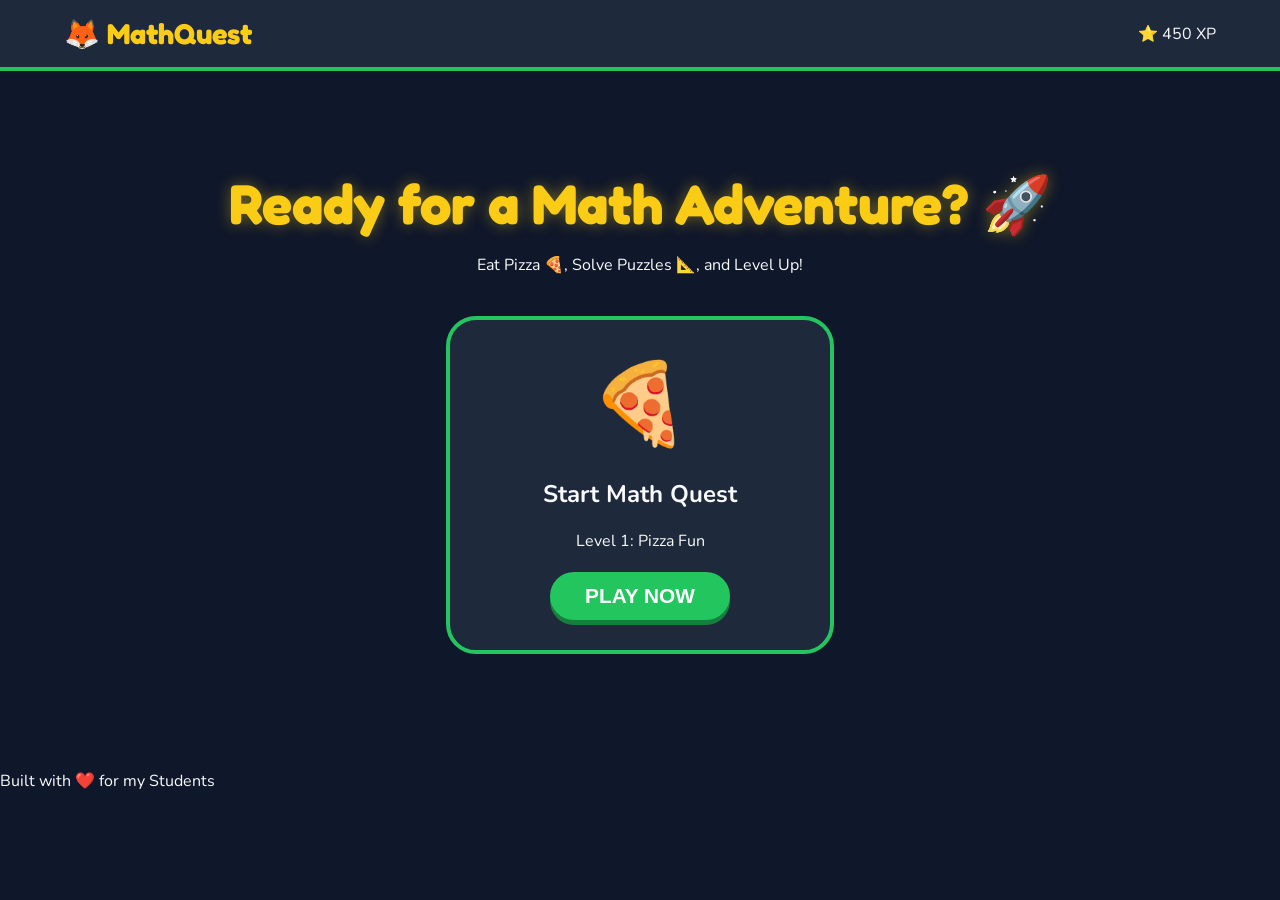
<file: index.html>
<!DOCTYPE html>
<html lang="en">
<head>
    <meta charset="UTF-8">
    <meta name="viewport" content="width=device-width, initial-scale=1.0">
    <title>Math Quest | Adventure Awaits!</title>
    <link rel="stylesheet" href="styles.css">
    <link href="https://fonts.googleapis.com/css2?family=Fredoka:wght@400;700&family=Nunito:wght@400;800&display=swap" rel="stylesheet">
</head>
<body class="home-page">
    <nav class="navbar">
        <div class="logo">🦊 MathQuest</div>
        <div class="xp-badge">⭐ <span id="xp-display">450</span> XP</div>
    </nav>

    <main class="hero-section">
        <h1 class="main-title">Ready for a Math Adventure? 🚀</h1>
        <p class="subtitle">Eat Pizza 🍕, Solve Puzzles 📐, and Level Up!</p>
        
        <div class="game-card" onclick="window.location.href='math.html'">
            <div class="card-glow"></div>
            <div class="card-content">
                <span class="icon">🍕</span>
                <h2>Start Math Quest</h2>
                <div class="level-indicator">Level 1: Pizza Fun</div>
                <button class="play-button">PLAY NOW</button>
            </div>
        </div>
    </main>

    <footer class="game-footer">
        <p>Built with ❤️ for my Students</p>
    </footer>
</body>
</html>
</file>
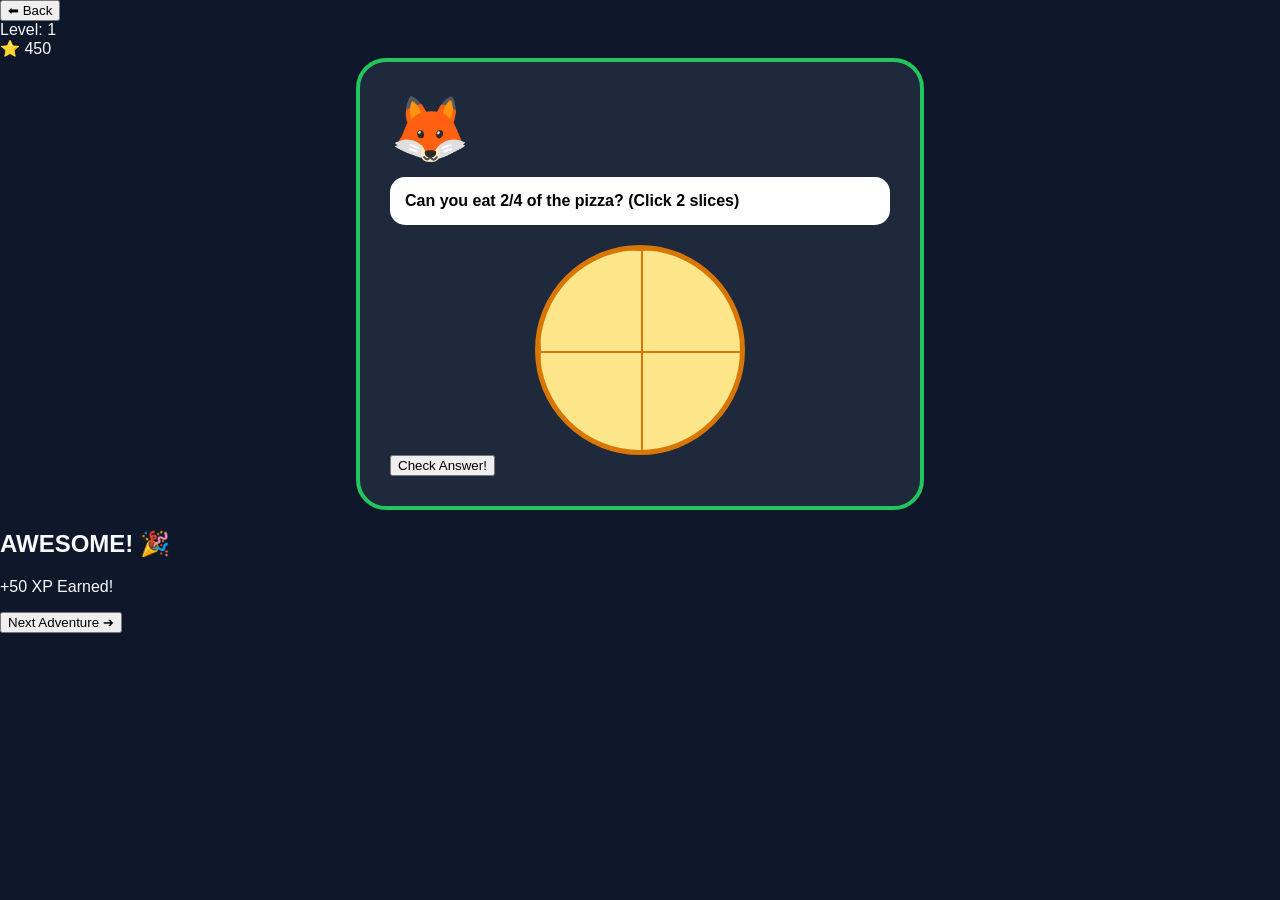
<file: math.html>
<!DOCTYPE html>
<html lang="en">
<head>
    <meta charset="UTF-8">
    <meta name="viewport" content="width=device-width, initial-scale=1.0">
    <title>Math Adventure | QuestLearn</title>
    <link rel="stylesheet" href="styles.css">
    <link href="https://fonts.googleapis.com/css2?family=Fredoka:wght@400;700&display=swap" rel="stylesheet">
</head>
<body class="game-body">
    <nav class="game-nav">
        <button class="back-btn" onclick="window.location.href='index.html'">⬅ Back</button>
        <div class="level-info">Level: <span id="level-num">1</span></div>
        <div class="xp-display">⭐ <span id="xp-count">450</span></div>
    </nav>

    <div class="game-container">
        <div class="quest-box">
            <div class="mascot-section">
                <span class="fox-emoji">🦊</span>
                <div class="bubble" id="instruction-text">Loading quest...</div>
            </div>

            <div id="interactive-area" class="interactive-area">
                </div>

            <div class="action-section">
                <div id="feedback-text" class="feedback"></div>
                <button class="check-button" id="main-action-btn">Check Answer!</button>
            </div>
        </div>
    </div>

    <div id="win-modal" class="modal">
        <div class="modal-content">
            <h2>AWESOME! 🎉</h2>
            <p id="win-msg">+50 XP Earned!</p>
            <button id="next-btn" class="next-level-btn">Next Adventure ➔</button>
        </div>
    </div>

    <script src="math.js"></script>
</body>
</html>
</file>
<file: styles.css>
:root {
    --bg: #0f172a;
    --card: #1e293b;
    --primary: #22c55e;
    --accent: #facc15;
    --text: #f8fafc;
}

body {
    font-family: 'Nunito', sans-serif;
    background: var(--bg);
    color: var(--text);
    margin: 0;
    overflow-x: hidden;
}

.navbar {
    display: flex;
    justify-content: space-between;
    align-items: center;
    padding: 1rem 5%;
    background: #1e293b;
    border-bottom: 4px solid var(--primary);
}

.logo { font-family: 'Fredoka', sans-serif; font-size: 1.8rem; font-weight: 700; color: var(--accent); }

.hero-section {
    padding: 60px 20px;
    text-align: center;
}

.main-title {
    font-family: 'Fredoka', sans-serif;
    font-size: 3.5rem;
    color: var(--accent);
    margin-bottom: 10px;
    text-shadow: 0 0 15px rgba(250, 204, 21, 0.4);
}

.game-card {
    position: relative;
    background: var(--card);
    width: 320px;
    margin: 40px auto;
    padding: 30px;
    border-radius: 30px;
    border: 4px solid var(--primary);
    cursor: pointer;
    transition: 0.4s cubic-bezier(0.175, 0.885, 0.32, 1.275);
}

.game-card:hover { transform: scale(1.1); box-shadow: 0 0 30px var(--primary); }

.icon { font-size: 5rem; display: block; margin-bottom: 15px; }

.play-button {
    background: var(--primary);
    color: white;
    border: none;
    padding: 12px 35px;
    border-radius: 50px;
    font-size: 1.3rem;
    font-weight: 800;
    margin-top: 20px;
    cursor: pointer;
    box-shadow: 0 5px 0 #15803d;
}

.play-button:active { transform: translateY(3px); box-shadow: none; }
.game-body { background: #0f172a; display: flex; flex-direction: column; height: 100vh; }
.quest-box { background: #1e293b; border: 4px solid #22c55e; border-radius: 30px; padding: 30px; width: 90%; max-width: 500px; margin: auto; }
.fox-emoji { font-size: 4rem; display: block; margin-bottom: 10px; }
.bubble { background: white; color: black; padding: 15px; border-radius: 15px; font-weight: bold; margin-bottom: 20px; }

/* Pizza UI */
.pizza-circle { width: 200px; height: 200px; border: 5px solid #d97706; border-radius: 50%; position: relative; margin: auto; overflow: hidden; background: #fde68a; }
.slice { position: absolute; width: 50%; height: 50%; border: 1px solid #d97706; transform-origin: 100% 100%; cursor: pointer; }
.slice:nth-child(2) { transform: rotate(90deg); }
.slice:nth-child(3) { transform: rotate(180deg); }
.slice:nth-child(4) { transform: rotate(270deg); }
.slice.selected { background: #ef4444; }

/* Shapes UI */
.interactive-area { display: flex; justify-content: center; gap: 20px; flex-wrap: wrap; }
.shape { width: 60px; height: 60px; cursor: pointer; background: #3b82f6; }
.circle { border-radius: 50%; }
.triangle { width: 0; height: 0; border-left: 30px solid transparent; border-right: 30px solid transparent; border-bottom: 60px solid #3b82f6; background: none; }

.math-input { font-size: 2rem; width: 80px; text-align: center; border-radius: 10px; border: none; }
.game-body { background: #0f172a; display: flex; flex-direction: column; height: 100vh; }
.quest-box { background: #1e293b; border: 4px solid #22c55e; border-radius: 30px; padding: 30px; width: 90%; max-width: 500px; margin: auto; }
.fox-emoji { font-size: 4rem; display: block; margin-bottom: 10px; }
.bubble { background: white; color: black; padding: 15px; border-radius: 15px; font-weight: bold; margin-bottom: 20px; }

/* Pizza UI */
.pizza-circle { width: 200px; height: 200px; border: 5px solid #d97706; border-radius: 50%; position: relative; margin: auto; overflow: hidden; background: #fde68a; }
.slice { position: absolute; width: 50%; height: 50%; border: 1px solid #d97706; transform-origin: 100% 100%; cursor: pointer; }
.slice:nth-child(2) { transform: rotate(90deg); }
.slice:nth-child(3) { transform: rotate(180deg); }
.slice:nth-child(4) { transform: rotate(270deg); }
.slice.selected { background: #ef4444; }

/* Shapes UI */
.interactive-area { display: flex; justify-content: center; gap: 20px; flex-wrap: wrap; }
.shape { width: 60px; height: 60px; cursor: pointer; background: #3b82f6; }
.circle { border-radius: 50%; }
.triangle { width: 0; height: 0; border-left: 30px solid transparent; border-right: 30px solid transparent; border-bottom: 60px solid #3b82f6; background: none; }

.math-input { font-size: 2rem; width: 80px; text-align: center; border-radius: 10px; border: none; }
</file>
